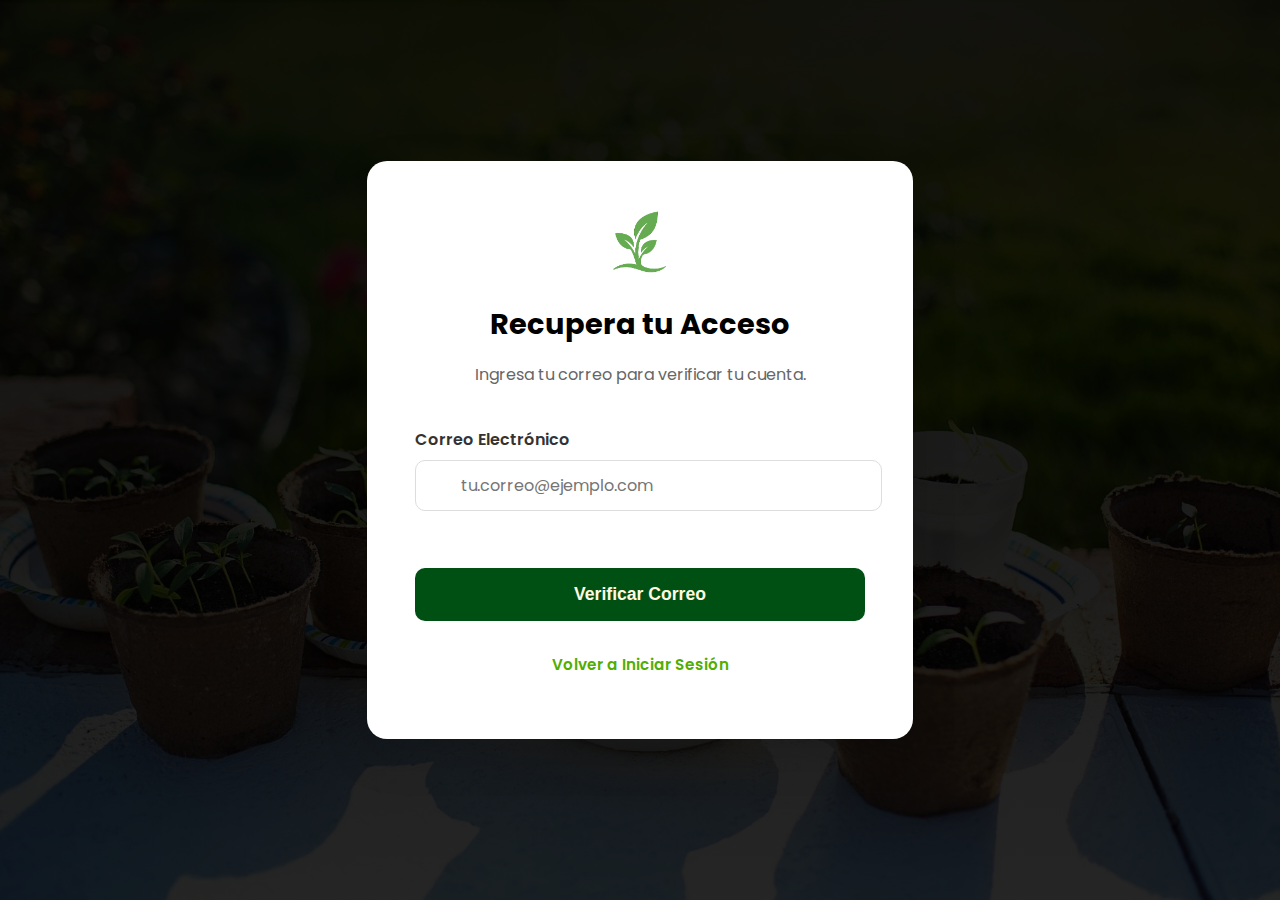
<file: forgotpassword.html>
<!DOCTYPE html>
<html lang="es">
<head>
    <meta charset="UTF-8">
    <meta name="viewport" content="width=device-width, initial-scale=1.0">
    <link rel="icon" type="image/png" href="public/assets/img/logo-greeni.png">
    <title>Recuperar Contraseña - Greeni</title>
    <link href="https://fonts.googleapis.com/css2?family=Poppins:wght@300;400;600;700&display=swap" rel="stylesheet">
    <link rel="stylesheet" href="https://cdnjs.cloudflare.com/ajax/libs/font-awesome/6.5.0/css/all.min.css" crossorigin="anonymous">
    <link rel="stylesheet" href="public/assets/styles/login.css">
    <style>
        .hidden {
            display: none;
        }
    </style>
</head>
<body>
    <div class="login-container">
        <div id="check-email-section">
            <div class="login-header">
                <a href="index.html" class="logo-link">
                    <img src="public/assets/img/logo-greeni.png" alt="Logo Greeni">
                </a>
                <h2>Recupera tu Acceso</h2>
                <p>Ingresa tu correo para verificar tu cuenta.</p>
            </div>
            <form id="checkEmailForm" class="login-form">
                <div class="input-group">
                    <label for="email">Correo Electrónico</label>
                    <input type="email" id="email" name="email" placeholder="tu.correo@ejemplo.com" required>
                </div>
                <p id="check-error-message" class="error-message" style="min-height: 1.2em;"></p>
                <button type="submit" class="btn-login">Verificar Correo</button>
            </form>
        </div>

        <div id="reset-password-section" class="hidden">
            <div class="login-header">
                <a href="index.html" class="logo-link">
                    <img src="public/assets/img/logo-greeni.png" alt="Logo Greeni">
                </a>
                <h2>Crea tu nueva contraseña</h2>
                <p>Asegúrate de que sea segura y fácil de recordar.</p>
            </div>
            <form id="resetPasswordForm" class="login-form">
                <input type="hidden" id="userId">
                <div class="input-group">
                    <label for="new-password">Nueva Contraseña</label>
                    <input type="password" id="new-password" placeholder="Mínimo 8 caracteres" required>
                </div>
                <div class="input-group">
                    <label for="confirm-password">Confirmar Nueva Contraseña</label>
                    <input type="password" id="confirm-password" placeholder="Repite la contraseña" required>
                </div>
                <p id="reset-error-message" class="error-message" style="min-height: 1.2em;"></p>
                <button type="submit" class="btn-login">Cambiar Contraseña</button>
            </form>
        </div>

        <div class="login-footer">
            <p><a href="login.html">Volver a Iniciar Sesión</a></p>
        </div>
    </div>
    
    <script src="public/assets/scripts/forgotpassword.js"></script>
</body>
</html>
</file>
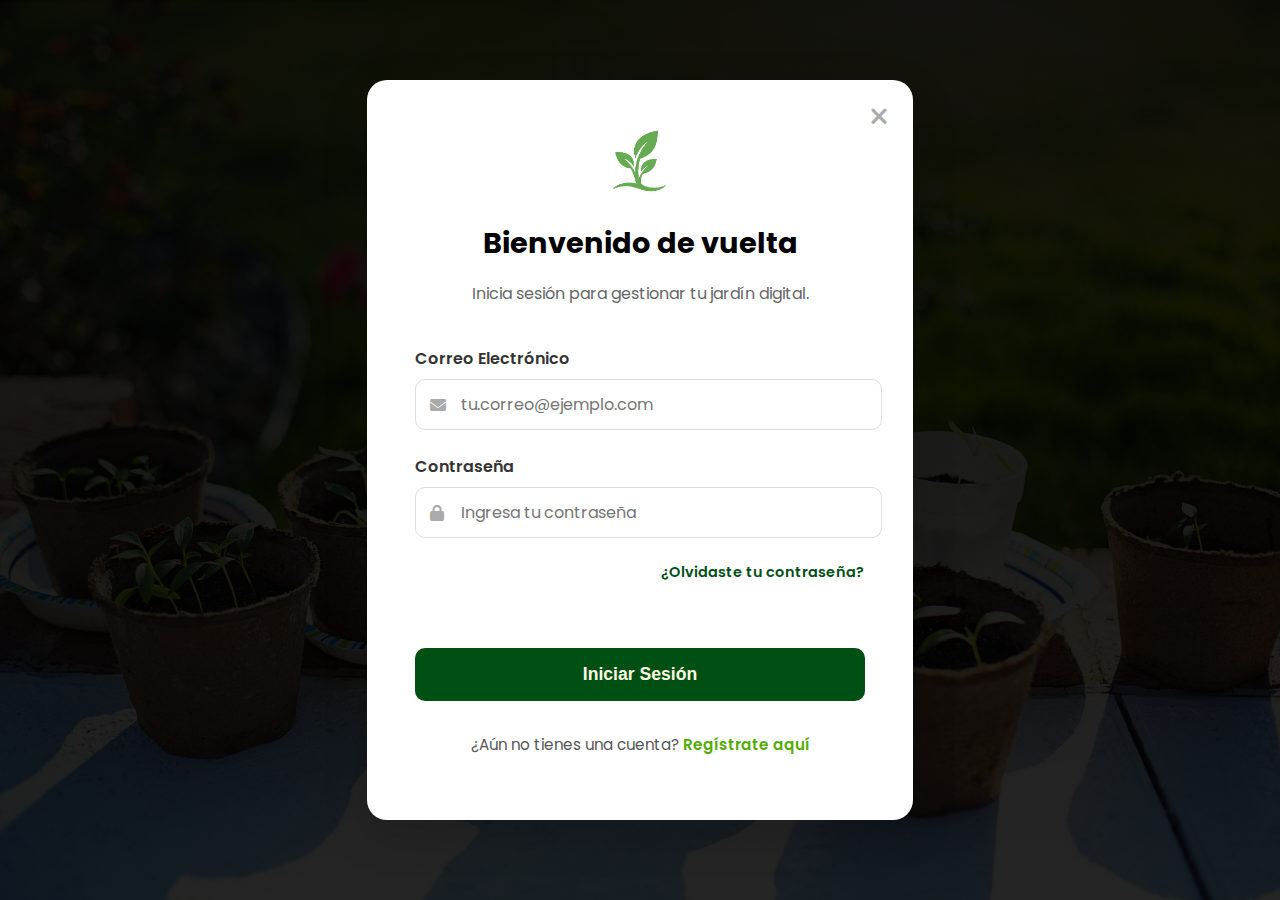
<file: home.html>
<!DOCTYPE html>
<html lang="es">
<head>
  <meta charset="UTF-8">
  <meta name="viewport" content="width=device-width, initial-scale=1.0">
  <title>Home - Greeni</title>
  <link rel="icon" type="image/png" href="public/assets/img/logo-greeni.png">

  <!-- Fuentes y estilos -->
  <link href="https://fonts.googleapis.com/css2?family=Poppins:wght@400;500;600;700&display=swap" rel="stylesheet">
  <link rel="stylesheet" href="https://cdnjs.cloudflare.com/ajax/libs/font-awesome/6.5.1/css/all.min.css">
  <link rel="stylesheet" href="public/assets/styles/main.css">
  <link rel="stylesheet" href="public/assets/styles/sidebar.css">
  <link rel="stylesheet" href="public/assets/styles/home.css">
</head>
<body>
  <div class="app-layout">
    <!-- Sidebar -->
    <div id="sidebar-container"></div>

    <main class="main-content">
      <header class="main-header">
        <button class="menu-toggle-btn" id="menu-toggle">
          <i class="fas fa-bars"></i>
        </button>
        <div class="header-content">
          <h1 id="welcome-message">Buenos días, ...</h1>
          <p>Aquí tienes el resumen de tu jardín para hoy.</p>
        </div>
      </header>

      <div class="dashboard-grid">
        <div class="main-column">
          <!-- Acciones rápidas -->
          <section class="quick-actions home-actions">
            <button id="btn-add-plant" class="action-card secondary-btn">
              <i class="fas fa-plus"></i>
              <span>Añadir Planta</span>
            </button>

            <button id="btn-diagnose" class="action-card primary-btn push-right">
              <i class="fas fa-stethoscope"></i>
              <span>Diagnosticar Planta</span>
            </button>

            <!-- Input oculto para subir la foto -->
            <input type="file" id="add-plant-file" accept="image/*" style="display:none">
          </section>

          <!-- Tareas -->
          <section class="dashboard-card">
            <div class="card-header">
              <h3>Tareas para Hoy</h3>
            </div>
            <ul class="task-list" id="task-list"></ul>
          </section>

          <!-- Mis plantas -->
          <section class="dashboard-card">
            <div class="card-header">
              <h3>Mis Plantas</h3>
            </div>
            <div class="plant-gallery" id="plant-gallery"></div>
          </section>
        </div>

        <aside class="side-column">
          <!-- Clima -->
          <div class="dashboard-card">
            <div class="card-header"><h3>Clima Local</h3></div>
            <div class="weather-widget">
              <i class="fas fa-sun"></i>
              <div class="weather-info">
                <span class="temperature">22°C</span>
                <span class="condition">Soleado</span>
              </div>
            </div>
          </div>

          <!-- Estadísticas -->
          <div class="dashboard-card">
            <div class="card-header"><h3>Estadísticas</h3></div>
            <div class="stats-widget">
              <div class="stat-item">
                <span>Racha de Cuidado</span>
                <strong>15 días 🔥</strong>
              </div>
              <div class="stat-item">
                <span>Tareas Completadas</span>
                <strong>8 de 10</strong>
              </div>
            </div>
          </div>
        </aside>
      </div>
    </main>
  </div>

  <!-- Scripts -->
  <script src="public/assets/scripts/main.js" defer></script>
  <script src="public/assets/scripts/home.js" defer></script>
</body>
</html>
</file>
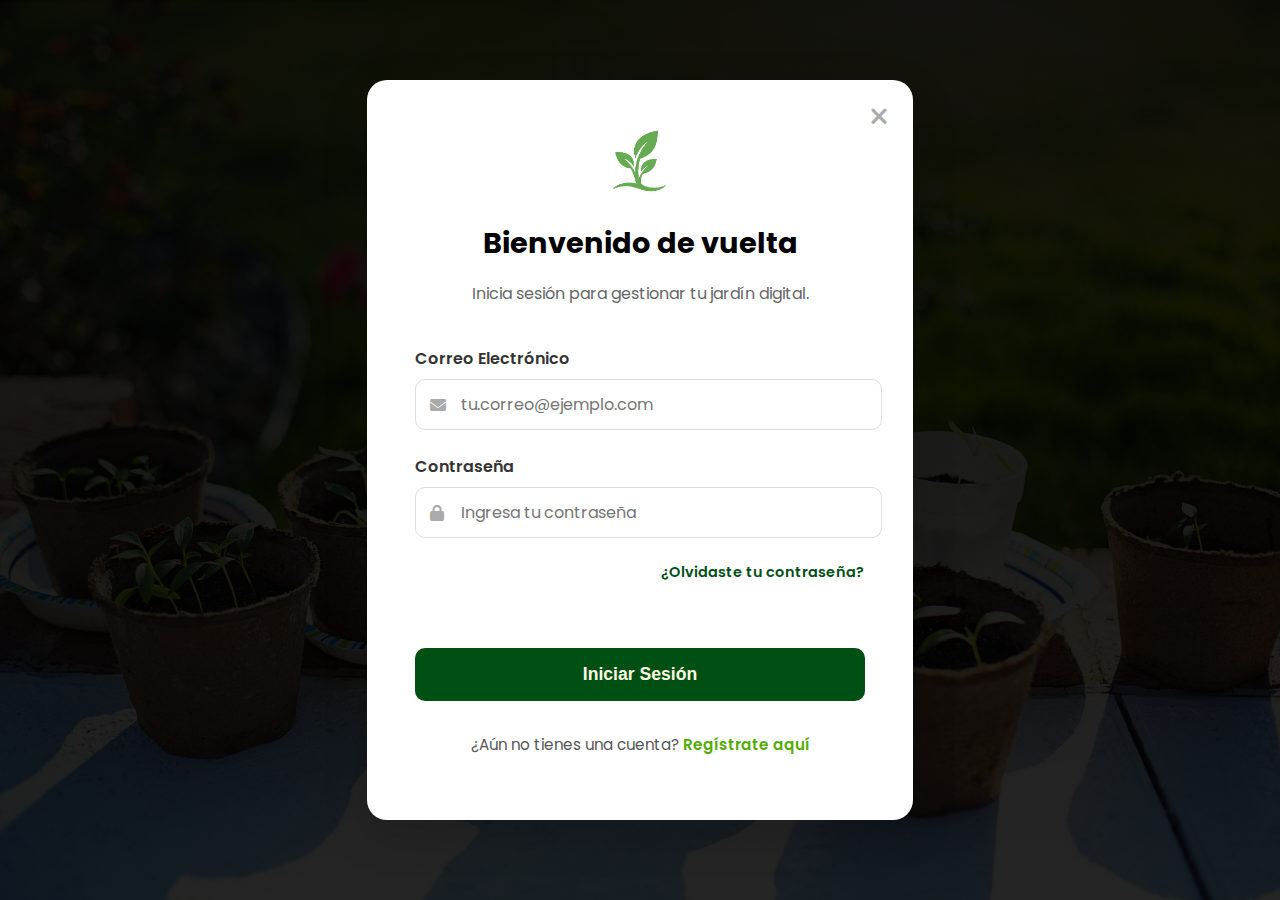
<file: login.html>
<!DOCTYPE html>
<html lang="es">
<head>
    <meta charset="UTF-8">
    <meta name="viewport" content="width=device-width, initial-scale=1.0">
    <link rel="icon" type="image/png" href="public/assets/img/logo-greeni.png">
    <title>Iniciar Sesión - Greeni</title>
    <link href="https://fonts.googleapis.com/css2?family=Poppins:wght@300;400;600;700&display=swap" rel="stylesheet">
    <link rel="stylesheet" href="https://cdnjs.cloudflare.com/ajax/libs/font-awesome/6.5.0/css/all.min.css" crossorigin="anonymous">
    <link rel="stylesheet" href="public/assets/styles/login.css">

</head>

<body>

        
    <div class="login-container">
                <a href="index.html" class="btn-back-home" title="Volver al inicio">
            <i class="fas fa-times"></i>
        </a>
        <div class="login-header">
            <a href="index.html" class="logo-link">
                <img src="public/assets/img/logo-greeni.png" alt="Logo Greeni">
            </a>
            <h2>Bienvenido de vuelta</h2>
            <p>Inicia sesión para gestionar tu jardín digital.</p>
        </div>

        <form id="loginForm" class="login-form">
            <div class="input-group">
                <label for="email">Correo Electrónico</label>
                <div class="input-with-icon">
                    <i class="fas fa-envelope"></i>
                    <input type="email" id="email" name="email" placeholder="tu.correo@ejemplo.com" required>
                </div>
            </div>
            <div class="input-group">
                <label for="password">Contraseña</label>
                <div class="input-with-icon">
                    <i class="fas fa-lock"></i>
                    <input type="password" id="password" name="password" placeholder="Ingresa tu contraseña" required>
                </div>
            </div>

            <div class="form-options">
                <label class="remember-me">
                </label>
                <a href="forgotpassword.html" class="forgot-password">¿Olvidaste tu contraseña?</a>
            </div>

            <p id="login-error-message" class="error-message"></p>

            <button type="submit" class="btn-login">Iniciar Sesión</button>
        </form>

        <div class="login-footer">
            <p>¿Aún no tienes una cuenta? <a href="register.html">Regístrate aquí</a></p>
        </div>
    </div>
    
    <script src="public/assets/scripts/login.js"></script>
</body>
</html>
</file>
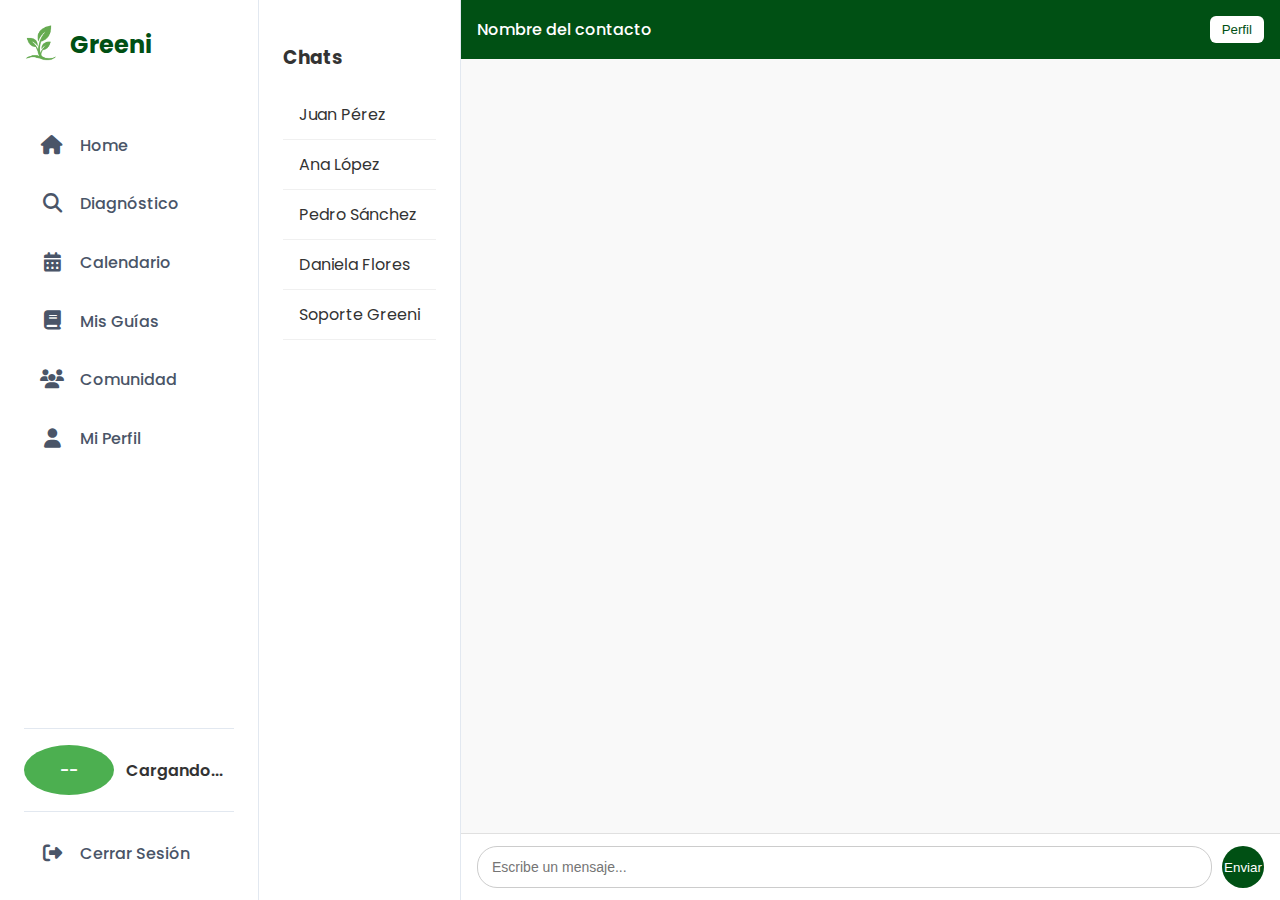
<file: mesagge.html>
<!DOCTYPE html>
<html lang="es">
<head>
  <meta charset="UTF-8" />
  <meta name="viewport" content="width=device-width, initial-scale=1.0"/>
  <link rel="icon" type="image/png" href="public/assets/img/logo-greeni.png">
  <title>Mensajería - Greeni</title>

  <!-- Estilos existentes del proyecto -->
  <link href="https://fonts.googleapis.com/css2?family=Poppins:wght@400;500;600;700&display=swap" rel="stylesheet">
  <link rel="stylesheet" href="public/assets/styles/main.css">
  <link rel="stylesheet" href="public/assets/styles/sidebar.css">
  <link rel="stylesheet" href="public/assets/styles/comunity.css">
  <link rel="stylesheet" href="https://cdnjs.cloudflare.com/ajax/libs/font-awesome/6.5.1/css/all.min.css">
  <link rel="stylesheet" href="public/assets/styles/mesagge.css">

<div class="app-layout">
  <div id="sidebar-container"></div>

  <div class="messenger-container">
    <aside class="sidebar">
      <h3>Chats</h3>
      <div class="chat-list">
        <div class="chat-list-item"
             data-contact="Juan Pérez"
             data-avatar="https://i.pravatar.cc/120?img=11"
             data-status="Activo"
             data-member="2024">Juan Pérez</div>

        <div class="chat-list-item"
             data-contact="Ana López"
             data-avatar="https://i.pravatar.cc/120?img=12"
             data-status="Activo"
             data-member="2023">Ana López</div>

        <div class="chat-list-item"
             data-contact="Pedro Sánchez"
             data-avatar="https://i.pravatar.cc/120?img=13"
             data-status="Inactivo"
             data-member="2022">Pedro Sánchez</div>

        <div class="chat-list-item"
             data-contact="Daniela Flores"
             data-avatar="https://i.pravatar.cc/120?img=14"
             data-status="Activo"
             data-member="2024">Daniela Flores</div>

        <div class="chat-list-item"
             data-contact="Soporte Greeni"
             data-avatar="public/assets/img/logo-greeni.png"
             data-status="Activo"
             data-member="2024">Soporte Greeni</div>
      </div>
    </aside>

    <main class="chat-main">
      <header class="chat-header">
        <span id="contact-name">Nombre del contacto</span>
        <button id="profile-btn">Perfil</button>
      </header>

      <section class="chat-messages" id="chat-messages"></section>

      <footer class="chat-input">
        <input type="text" id="message-input" placeholder="Escribe un mensaje..."/>
        <button id="send-btn">Enviar</button>
      </footer>
    </main>

<!-- === MODAL PERFIL CONTACTO (solo lectura) === -->
<div class="contact-modal-overlay" id="contact-modal" aria-hidden="true">
  <div class="contact-modal" role="dialog" aria-modal="true" aria-labelledby="contact-modal-name">
    <button class="contact-modal-close" id="contact-modal-close" aria-label="Cerrar">
      <i class="fas fa-times"></i>
    </button>
    <div class="contact-modal-body">
      <img id="contact-modal-avatar" class="contact-modal-avatar" alt="Avatar del contacto">
      <h2 id="contact-modal-name" class="contact-modal-name">—</h2>

      <div class="contact-modal-details">
        <h3>Información del Chat</h3>
        <p><strong>Usuario:</strong> <span id="modal-user">—</span></p>
        <p><strong>Estado:</strong> <span id="modal-status">—</span></p>
        <p><strong>Miembro desde:</strong> <span id="modal-member">—</span></p>
      </div>
    </div>
  </div>
</div>

<!-- Script general del proyecto -->
<script src="public/assets/scripts/main.js" defer></script>

<!-- LÓGICA del chat + modal (todo en el mismo archivo) -->
<script>
  const sendBtn = document.getElementById('send-btn');
  const messageInput = document.getElementById('message-input');
  const chatMessages = document.getElementById('chat-messages');
  const chatListItems = document.querySelectorAll('.chat-list-item');
  const contactName = document.getElementById('contact-name');
  const infoUser = document.getElementById('info-user');

  // Modal
  const profileBtn = document.getElementById('profile-btn');
  const contactModal = document.getElementById('contact-modal');
  const contactModalClose = document.getElementById('contact-modal-close');
  const contactModalName = document.getElementById('contact-modal-name');
  const contactModalAvatar = document.getElementById('contact-modal-avatar');
  const modalUser   = document.getElementById('modal-user');
  const modalStatus = document.getElementById('modal-status');
  const modalMember = document.getElementById('modal-member');

  // Conversaciones demo
  const conversations = {
    "Juan Pérez": [],
    "Ana López": [],
    "Pedro Sánchez": [],
    "Daniela Flores": [],
    "Soporte Greeni": []
  };

  // Estado actual
  let currentContact = null;
  let currentContactAvatar = null;
  let currentContactStatus = "Activo";
  let currentContactMember = "2024";

  // Seleccionar contacto
  chatListItems.forEach(item => {
    item.addEventListener('click', () => {
      const contact = item.getAttribute('data-contact');
      const avatar  = item.getAttribute('data-avatar') || 'https://i.pravatar.cc/120';
      const status  = item.getAttribute('data-status') || 'Activo';
      const member  = item.getAttribute('data-member') || '2024';

      currentContact = contact;
      currentContactAvatar = avatar;
      currentContactStatus = status;
      currentContactMember = member;

      contactName.textContent = contact;
      infoUser.textContent = "Usuario: " + contact;

      loadConversation(contact);
    });
  });

  function loadConversation(contact) {
    chatMessages.innerHTML = '';
    (conversations[contact] || []).forEach(msg => {
      const div = document.createElement('div');
      div.classList.add('message');
      if (msg.sender === 'me') div.classList.add('sent');
      div.textContent = msg.text;
      chatMessages.appendChild(div);
    });
    chatMessages.scrollTop = chatMessages.scrollHeight;
  }

  // Enviar mensaje
  sendBtn.addEventListener('click', () => {
    const text = messageInput.value.trim();
    if (text !== '' && currentContact !== null) {
      const msg = { sender: 'me', text };
      if (!conversations[currentContact]) conversations[currentContact] = [];
      conversations[currentContact].push(msg);

      const div = document.createElement('div');
      div.classList.add('message', 'sent');
      div.textContent = text;
      chatMessages.appendChild(div);

      messageInput.value = '';
      chatMessages.scrollTop = chatMessages.scrollHeight;
    } else if (currentContact === null) {
      alert('Selecciona un contacto antes de enviar un mensaje.');
    }
  });

  // Abrir modal Perfil (nombre + foto + info)
  profileBtn.addEventListener('click', () => {
    if (!currentContact) {
      alert('Primero selecciona un contacto');
      return;
    }
    contactModalName.textContent = currentContact;
    contactModalAvatar.src = currentContactAvatar || 'https://i.pravatar.cc/120';
    modalUser.textContent = currentContact;
    modalStatus.textContent = currentContactStatus;
    modalMember.textContent = currentContactMember;

    contactModal.setAttribute('aria-hidden', 'false');
    contactModal.classList.add('open');
    document.body.style.overflow = 'hidden';
  });

  // Cerrar modal (botón X o clic fuera)
  function closeContactModal(){
    contactModal.setAttribute('aria-hidden', 'true');
    contactModal.classList.remove('open');
    document.body.style.overflow = '';
  }
  contactModalClose.addEventListener('click', closeContactModal);
  contactModal.addEventListener('click', e => {
    if (e.target === contactModal) closeContactModal();
  });
</script>

</body>
</html>
</file>
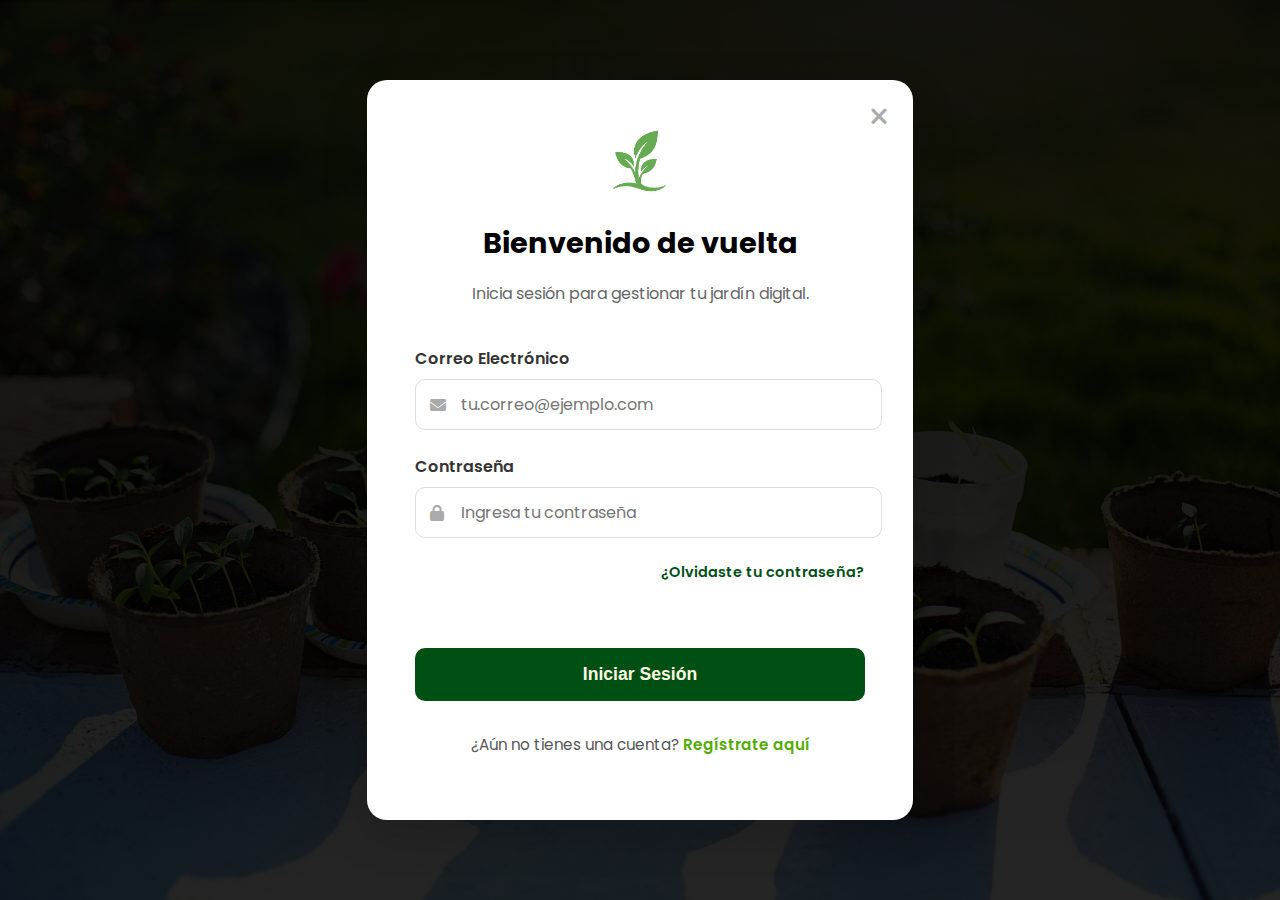
<file: perfil.html>
<!DOCTYPE html>
<html lang="es">
<head>
    <meta charset="UTF-8">
    <meta name="viewport" content="width=device-width, initial-scale=1.0">
    <link rel="icon" type="image/png" href="public/assets/img/logo-greeni.png">
    <title>Mi Perfil - Greeni</title>
    <link href="https://fonts.googleapis.com/css2?family=Poppins:wght@400;500;600;700&display=swap" rel="stylesheet">
    <link rel="stylesheet" href="https://cdnjs.cloudflare.com/ajax/libs/font-awesome/6.5.1/css/all.min.css">
    <link rel="stylesheet" href="public/assets/styles/main.css">
    <link rel="stylesheet" href="public/assets/styles/sidebar.css">
    <link rel="stylesheet" href="public/assets/styles/perfil.css">
</head>
<body>

    <div class="app-layout">
        <div id="sidebar-container"></div>

        <main class="main-content">
            <header class="main-header">
                <button class="menu-toggle-btn" id="menu-toggle"><i class="fas fa-bars"></i></button>
                <h1>Mi Perfil</h1>
            </header>
            
            <div class="profile-container">
                <div class="profile-header">
                    <div class="avatar-upload">
                        <div class="avatar-preview" id="avatar-preview"><span id="avatar-initials">--</span></div>
                        <label for="image-upload" class="avatar-edit-btn" title="Cambiar foto"><i class="fas fa-camera"></i></label>
                        <input id="image-upload" type="file" accept="image/png, image/jpeg">
                    </div>
                    <h2 id="profile-name-header">Cargando...</h2>
                    <p id="profile-email-header"></p>
                </div>

                <nav class="profile-tabs">
                    <button class="tab-link active" data-section="editar-perfil">Perfil</button>
                    <button class="tab-link" data-section="seguridad">Seguridad</button>
                    <button class="tab-link" data-section="notificaciones">Notificaciones</button>
                </nav>

                <div id="editar-perfil" class="profile-section active">
                    <div class="card">
                        <div class="card-header"><h3>Información Personal</h3></div>
                        <div class="card-body">
                            <form id="profile-form">
                                <div class="form-group">
                                    <label for="fullName">Nombre Completo</label>
                                    <input type="text" id="fullName">
                                </div>
                                <div class="form-group">
                                    <label for="email">Correo Electrónico</label>
                                    <input type="email" id="email">
                                </div>
                                <div id="profile-feedback" class="feedback-message"></div>
                                <div class="form-actions">
                                    <button type="submit" class="btn-primary" id="save-profile-btn" disabled>Guardar Cambios</button>
                                </div>
                            </form>
                        </div>
                    </div>
                </div>

                <div id="seguridad" class="profile-section">
                    <div class="card">
                        <div class="card-header"><h3>Cambiar Contraseña</h3></div>
                        <div class="card-body">
                            <form id="password-form">
                                <div class="form-group password-group">
                                    <label for="currentPassword">Contraseña Actual</label>
                                    <input type="password" id="currentPassword" required>
                                    <i class="fas fa-eye password-toggle"></i>
                                </div>
                                <div class="form-group password-group">
                                    <label for="newPassword">Nueva Contraseña</label>
                                    <input type="password" id="newPassword" required>
                                    <i class="fas fa-eye password-toggle"></i>
                                </div>
                                <div class="form-group password-group">
                                    <label for="confirmPassword">Confirmar Nueva Contraseña</label>
                                    <input type="password" id="confirmPassword" required>
                                    <i class="fas fa-eye password-toggle"></i>
                                </div>
                                <div id="password-feedback" class="feedback-message"></div>
                                <div class="form-actions">
                                    <button type="submit" class="btn-primary">Actualizar Contraseña</button>
                                </div>
                            </form>
                        </div>
                    </div>
                </div>

                <div id="notificaciones" class="profile-section">
                    <div class="card">
                         <div class="card-header"><h3>Configuración de Notificaciones</h3></div>
                         <div class="card-body notification-settings">
                            <div class="setting-item">
                                <div>
                                    <strong>Comentarios y Reacciones</strong>
                                    <p class="setting-description">Alertas cuando alguien interactúe con tus posts.</p>
                                </div>
                                <label class="toggle-switch"><input type="checkbox" checked><span class="slider"></span></label>
                            </div>
                            <div class="setting-item">
                                <div>
                                    <strong>Solicitudes de Amistad</strong>
                                    <p class="setting-description">Ser notificado al recibir una nueva solicitud.</p>
                                </div>
                                <label class="toggle-switch"><input type="checkbox" checked><span class="slider"></span></label>
                            </div>
                         </div>
                    </div>
                </div>
            </div>
        </main>
    </div>

    <script src="public/assets/scripts/main.js" defer></script>
    <script src="public/assets/scripts/perfil.js" defer></script>
</body>
</html>
</file>
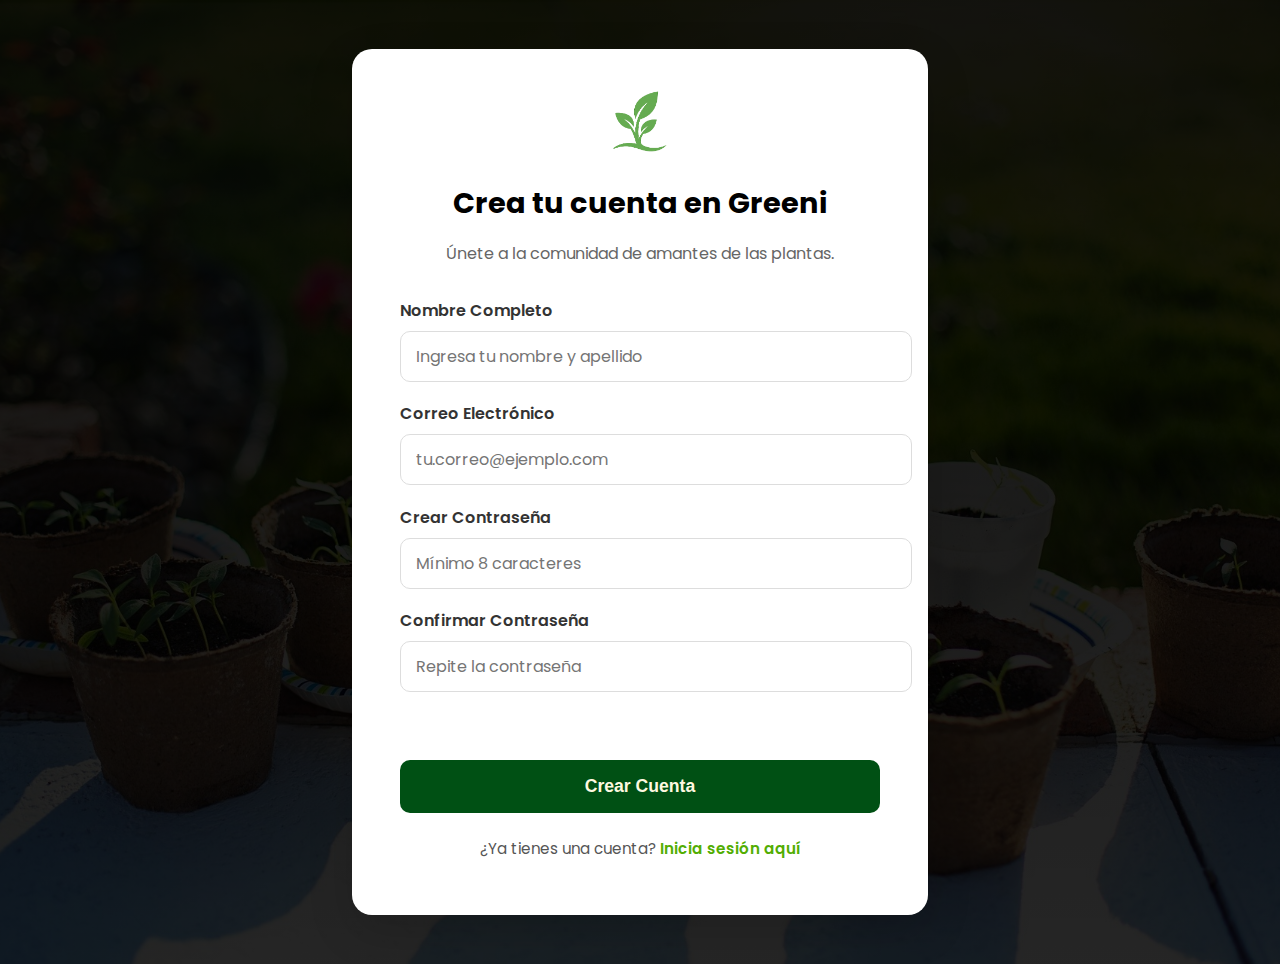
<file: register.html>
<!DOCTYPE html>
<html lang="es">
<head>
    <meta charset="UTF-8">
    <meta name="viewport" content="width=device-width, initial-scale=1.0">
    <link rel="icon" type="image/png" href="public/assets/img/logo-greeni.png">
    <title>Crear Cuenta - Greeni</title>
    <link href="https://fonts.googleapis.com/css2?family=Poppins:wght@300;400;600;700&display=swap" rel="stylesheet">
    <link rel="stylesheet" href="https://cdnjs.cloudflare.com/ajax/libs/font-awesome/6.5.0/css/all.min.css" crossorigin="anonymous">
    <link rel="stylesheet" href="public/assets/styles/register.css">
</head>
<body>
    <div class="register-container">
        <div class="register-header">
            <a href="index.html" class="logo-link">
                <img src="public/assets/img/logo-greeni.png" alt="Logo Greeni">
            </a>
            <h2>Crea tu cuenta en Greeni</h2>
            <p>Únete a la comunidad de amantes de las plantas.</p>
        </div>

        <form id="registerForm" class="register-form">
            <div class="input-group">
                <label for="name">Nombre Completo</label>
                <input type="text" id="name" name="name" placeholder="Ingresa tu nombre y apellido" required>
            </div>
            <div class="input-group">
                <label for="email">Correo Electrónico</label>
                <input type="email" id="email" name="email" placeholder="tu.correo@ejemplo.com" required>
            </div>
            <div class="input-group">
                <label for="password">Crear Contraseña</label>
                <input type="password" id="password" name="password" placeholder="Mínimo 8 caracteres" required>
            </div>
            <div class="input-group">
                <label for="confirm-password">Confirmar Contraseña</label>
                <input type="password" id="confirm-password" name="confirm-password" placeholder="Repite la contraseña" required>
            </div>
            <p id="error-message" class="error-message"></p>
            <button type="submit" class="btn-register">Crear Cuenta</button>
        </form>

        <div class="register-footer">
            <p>¿Ya tienes una cuenta? <a href="login.html">Inicia sesión aquí</a></p>
        </div>
    </div>

    <script src="public/assets/scripts/register.js"></script>
</body>
</html>
</file>
<file: public/assets/styles/login.css>
body {
    font-family: 'Poppins', sans-serif;
    background-color: #f4f7f6;
    background-image: 
        linear-gradient(rgba(0, 0, 0, 0.9), rgba(0, 0, 0, 0.8)),
        url('../img/menu2.jpg');
    background-size: cover;
    background-position: center;
    display: flex;
    justify-content: center;
    align-items: center;
    min-height: 100vh;
    margin: 0;
}

.login-container {
    background-color: #FFFFFF;
    padding: 3rem;
    border-radius: 20px;
    box-shadow: 0 15px 45px rgba(0, 0, 0, 0.15);
    width: 100%;
    max-width: 450px;
    text-align: center;
    transition: transform 0.3s ease;
}

.login-container:hover {
    transform: translateY(-5px);
}

.login-header .logo-link {
    display: flex;
    align-items: center;
    justify-content: center;
    gap: 0.75rem;
    text-decoration: none;
    margin-bottom: 1rem;
}

.login-header img {
    width: 60px;
}
.error-message {
 color: #D32F2F;
font-size: 0.9rem;
text-align: center;
 min-height: 1.2em;
 margin-bottom: 1rem;
 }

.login-header h2 {
    font-size: 1.8rem;
    color: #000000;
    margin-bottom: 0.5rem;
}

.login-header p {
    color: #666;
    margin-bottom: 2.5rem;
}

.login-form .input-group {
    margin-bottom: 1.5rem;
    text-align: left;
}

.login-form label {
    display: block;
    margin-bottom: 0.5rem;
    font-weight: 600;
    color: #333;
}

.input-with-icon {
    position: relative;
}

.input-with-icon .fas {
    position: absolute;
    left: 15px;
    top: 50%;
    transform: translateY(-50%);
    color: #aaa;
}

.login-form input[type="email"],
.login-form input[type="password"] {
    width: 90%;
    padding: 12px 15px 12px 45px; 
    border: 1px solid #ddd;
    border-radius: 10px;
    font-family: 'Poppins', sans-serif;
    font-size: 1rem;
    transition: border-color 0.3s, box-shadow 0.3s;
}

.login-form input:focus {
    outline: none;
    border-color: #52AD02; 
    box-shadow: 0 0 0 3px rgba(82, 173, 2, 0.2);
}

.form-options {
    display: flex;
    justify-content: space-between;
    align-items: center;
    font-size: 0.9rem;
    margin-bottom: 2rem;
}

.remember-me {
    display: flex;
    align-items: center;
    cursor: pointer;
    color: #555;
}

.remember-me input {
    margin-right: 0.5rem;
}

.forgot-password {
    color: #005014;
    text-decoration: none;
    font-weight: 600;
}

.forgot-password:hover {
    text-decoration: underline;
}

.btn-login {
    width: 100%;
    padding: 1rem;
    border: none;
    border-radius: 10px;
    background-color: #005014;
    color: #FEF9E0; 
    font-size: 1.1rem;
    font-weight: 700;
    cursor: pointer;
    transition: background-color 0.3s, transform 0.2s;
}

.btn-login:hover {
    background-color: #00380A; 
    transform: translateY(-2px);
}

.login-footer {
    margin-top: 2rem;
    font-size: 0.95rem;
    color: #555;
}

.login-footer a {
    color: #52AD02;
    font-weight: 600;
    text-decoration: none;
}

.login-footer a:hover {
    text-decoration: underline;
}
.login-container {
position: relative; 
 }
.btn-back-home {
 position: absolute;
 top: 20px;
right: 25px;
font-size: 1.5rem;
color: #aaa;
text-decoration: none;
transition: color 0.2s, transform 0.2s;
}
.btn-back-home:hover {
color: #333;
transform: scale(1.1);
}

@media (max-width: 500px) {
    .login-container {
        padding: 2rem;
    }

    .login-header h1 {
        font-size: 2rem;
    }

    .login-header h2 {
        font-size: 1.5rem;
    }
}
</file>
<file: public/assets/styles/main.css>
:root {
    --verde-oscuro: #005014;
    --crema-fondo: #F8F7F4;
    --blanco: #FFFFFF;
    --texto-principal: #1A202C;
    --borde-suave: #E2E8F0;
    --radio-borde: 12px;
}

body {
    font-family: 'Poppins', sans-serif;
    background-color: var(--crema-fondo);
    color: var(--texto-principal);
    margin: 0;
}

.app-layout {
    display: grid;
    grid-template-columns: 260px 1fr; 
    min-height: 100vh;
}

.main-content {
    padding: 1.5rem;
    grid-column: 2 / -1;
}

.main-header {
    display: flex;
    align-items: center;
    gap: 1rem;
    margin-bottom: 2rem;
}

.menu-toggle-btn {
    display: none; 
    background: none;
    border: none;
    font-size: 1.5rem;
    cursor: pointer;
}

.card {
    background-color: var(--blanco);
    padding: 1.5rem;
    border-radius: var(--radio-borde);
    border: 1px solid var(--borde-suave);
}

@media (max-width: 768px) {
    .app-layout {
        grid-template-columns: 1fr; 
    }
    .main-content {
        grid-column: 1 / -1;
        padding-top: 5rem; 
    }
    .main-header {
        position: fixed;
        top: 0;
        left: 0;
        right: 0;
        background-color: var(--blanco);
        padding: 1rem;
        z-index: 900;
        border-bottom: 1px solid var(--borde-suave);
    }
    .menu-toggle-btn {
        display: block; 
    }
}
</file>
<file: public/assets/styles/sidebar.css>
.sidebar {
    background-color: #FFFFFF;
    border-right: 1px solid #E2E8F0;
    padding: 1.5rem;
    display: flex;
    flex-direction: column; 
    transition: transform 0.3s ease-in-out;
    height: 95vh; 
}

.sidebar-header {
    display: flex;
    align-items: center;
    gap: 0.75rem;
    margin-bottom: 2.5rem;
}
.sidebar-header img { height: 40px; }
.sidebar-header .logo-text { font-size: 1.5rem; font-weight: 700; color: var(--verde-oscuro); }

.sidebar-nav { flex-grow: 1; }
.sidebar-nav ul { list-style: none; padding: 0; }
.sidebar-nav li a {
    display: flex;
    align-items: center;
    gap: 1rem;
    padding: 0.8rem 1rem;
    margin-bottom: 0.5rem;
    border-radius: var(--radio-borde);
    text-decoration: none;
    color: #4A5568;
    font-weight: 500;
    transition: all 0.2s ease-in-out;
}
.sidebar-action {
    padding-top: 1rem;
    margin-top: 1rem;
    border-top: 1px solid #E2E8F0;
}

.sidebar-action a {
    display: flex;
    align-items: center;
    gap: 1rem;
    padding: 0.8rem 1rem;
    border-radius: 12px; 
    text-decoration: none;
    color: #4A5568;
    font-weight: 500;
    transition: all 0.2s ease-in-out;
}

.sidebar-action a i {
    font-size: 1.2rem;
    width: 24px;
    text-align: center;
}

.sidebar-action a:hover {
    background-color: rgba(211, 47, 47, 0.1); 
    color: #D32F2F; 
}
.sidebar-nav li a i { font-size: 1.2rem; width: 24px; text-align: center; }
.sidebar-nav li a:hover { background-color: var(--crema-fondo); color: var(--texto-principal); }
.sidebar-nav li a.active {
    background-color: var(--verde-oscuro);
    color: var(--blanco);
    box-shadow: 0 4px 12px rgba(0, 80, 20, 0.2);
}

.sidebar-footer {
    padding-top: 1rem;
    border-top: 1px solid var(--borde-suave);
}
.user-profile-card { display: flex; align-items: center; gap: 0.75rem; }
.user-profile-card .avatar {
    width: 40px; height: 40px; border-radius: 50%;
    background-color: #4CAF50; color: var(--blanco);
    display: flex; align-items: center; justify-content: center; font-weight: 600;
}
.user-info .name { font-weight: 600; }
.user-info .email { font-size: 0.8rem; color: #4A5568; }

@media (max-width: 768px) {
    .sidebar {
        position: fixed;
        top: 0;
        left: 0;
        height: 95vh;
        z-index: 1000;
        transform: translateX(-100%); 
        width: 280px;
    }
    body.sidebar-open .sidebar {
        transform: translateX(0); 
    }
}

.user-profile-card .avatar {
  width: 90px;
  height: 50px;
  border-radius: 50%;
  background-color: #4CAF50;
  color: var(--blanco);
  display: flex;
  align-items: center;
  justify-content: center;
  font-weight: 600;

  /* Añade estas dos líneas si no están */
  background-size: cover;
  background-position: center;
}
</file>
<file: public/assets/styles/home.css>
:root {
    --verde-oscuro: #005014;
    --verde-claro: #4CAF50;
    --blanco: #FFFFFF;
    --texto-principal: #1A202C;
    --texto-secundario: #4A5568;
    --borde-suave: #E2E8F0;
    --fondo-suave: #F7FAFC;
    --radio-borde: 12px;
    --sombra-suave: 0 2px 4px rgba(0, 0, 0, 0.1);
    --sombra-elevada: 0 4px 20px rgba(0, 0, 0, 0.07);
    --sombra-intensa: 0 10px 30px rgba(0, 0, 0, 0.15);
}
.main-header {
    margin-bottom: 2rem;
    padding: 0 1rem;
}

.main-header h1 {
    font-size: 1.8rem;
    margin: 0;
    color: var(--texto-principal);
    font-weight: 600;
    font-family: 'Poppins', sans-serif;
}

.main-header p {
    color: var(--texto-secundario);
    margin: 0.5rem 0 0 0;
    font-size: 1rem;
    font-weight: 400;
}

.dashboard-grid {
    display: grid;
    grid-template-columns: 1fr 320px;
    gap: 2rem;
    padding: 0 1rem;
}

.main-column {
    grid-column: 1 / 2;
}

.side-column {
    grid-column: 2 / 3;
}

.quick-actions {
    display: grid;
    grid-template-columns: 1fr 1fr;
    gap: 1.2rem;
    margin-bottom: 1.5rem;
}

.action-card {
    background-color: var(--blanco);
    border: 1px solid var(--borde-suave);
    border-radius: var(--radio-borde);
    padding: 2rem 1.5rem;
    display: flex;
    flex-direction: column;
    align-items: center;
    justify-content: center;
    text-align: center;
    gap: 1rem;
    font-family: 'Poppins', sans-serif;
    font-size: 1rem;
    font-weight: 600;
    color: var(--texto-principal);
    cursor: pointer;
    transition: all 0.3s ease;
    box-shadow: var(--sombra-suave);
    position: relative;
    overflow: hidden;
}

.action-card::before {
    content: '';
    position: absolute;
    top: 0;
    left: 0;
    right: 0;
    height: 4px;
    background: linear-gradient(90deg, var(--verde-oscuro), var(--verde-claro));
    transform: scaleX(0);
    transition: transform 0.3s ease;
}

.action-card:hover::before {
    transform: scaleX(1);
}

.action-card:hover {
    transform: translateY(-8px);
    box-shadow: var(--sombra-intensa);
    border-color: var(--verde-claro);
}

.action-card:active {
    transform: translateY(-4px);
}

.action-card i {
    font-size: 2.2rem;
    color: var(--verde-oscuro);
    transition: all 0.3s ease;
}

.action-card:hover i {
    color: var(--verde-claro);
    transform: scale(1.1);
}

.dashboard-card {
    background-color: var(--blanco);
    border-radius: var(--radio-borde);
    border: 1px solid var(--borde-suave);
    margin-bottom: 2rem;
    box-shadow: var(--sombra-suave);
    transition: all 0.3s ease;
    overflow: hidden;
}

.dashboard-card:hover {
    box-shadow: var(--sombra-elevada);
    transform: translateY(-2px);
}

.dashboard-card .card-header {
    padding: 1.5rem;
    border-bottom: 1px solid var(--borde-suave);
    background-color: var(--fondo-suave);
    position: relative;
}

.dashboard-card .card-header::after {
    content: '';
    position: absolute;
    bottom: 0;
    left: 0;
    right: 0;
    height: 2px;
    background: linear-gradient(90deg, var(--verde-oscuro), var(--verde-claro));
}

.dashboard-card .card-header h3 {
    font-size: 1.2rem;
    margin: 0;
    color: var(--texto-principal);
    font-weight: 600;
    font-family: 'Poppins', sans-serif;
}

.task-list {
    list-style: none;
    padding: 0;
    margin: 0;
}

.task-item {
    display: flex;
    align-items: center;
    gap: 1rem;
    padding: 1.25rem 1.5rem;
    border-bottom: 1px solid var(--borde-suave);
    transition: all 0.2s ease;
    position: relative;
}

.task-item:last-child {
    border-bottom: none;
}

.task-item:hover {
    background-color: var(--fondo-suave);
    transform: translateX(4px);
}

.task-item.completed {
    background-color: rgba(76, 175, 80, 0.05);
}

.task-item.completed .task-info {
    text-decoration: line-through;
    color: var(--texto-secundario);
    opacity: 0.7;
}

.task-icon {
    font-size: 1.3rem;
    color: var(--verde-claro);
    width: 35px;
    text-align: center;
    transition: all 0.2s ease;
}

.task-item:hover .task-icon {
    color: var(--verde-oscuro);
    transform: scale(1.1);
}

.task-info {
    flex-grow: 1;
    font-family: 'Poppins', sans-serif;
    font-weight: 500;
    color: var(--texto-principal);
}

.task-checkbox {
    width: 22px;
    height: 22px;
    cursor: pointer;
    border-radius: 4px;
    transition: all 0.2s ease;
}

.task-checkbox:hover {
    transform: scale(1.1);
}

.plant-gallery {
    display: grid;
    grid-template-columns: repeat(auto-fill, minmax(140px, 1fr));
    gap: 1.4rem;
    padding: 1.4rem;
}

.plant-card {
    text-align: center;
    transition: all 0.3s ease;
    cursor: pointer;
}

.plant-card:hover {
    transform: translateY(-5px);
}

.plant-card-img {
    width: 100%;
    height: 140px;
    border-radius: var(--radio-borde);
    background-size: cover;
    background-position: center;
    margin-bottom: 0.75rem;
    position: relative;
    box-shadow: var(--sombra-suave);
    transition: all 0.3s ease;
    overflow: hidden;
}

.plant-card:hover .plant-card-img {
    box-shadow: var(--sombra-elevada);
    transform: scale(1.02);
}

.plant-card-img::before {
    content: '';
    position: absolute;
    top: 0;
    left: 0;
    right: 0;
    bottom: 0;
    background: linear-gradient(135deg, rgba(0, 80, 20, 0.1), rgba(76, 175, 80, 0.1));
    opacity: 0;
    transition: opacity 0.3s ease;
}

.plant-card:hover .plant-card-img::before {
    opacity: 1;
}

.plant-status {
    position: absolute;
    top: 10px;
    right: 10px;
    width: 16px;
    height: 16px;
    border-radius: 50%;
    background-color: var(--verde-claro);
    border: 3px solid var(--blanco);
    box-shadow: 0 2px 4px rgba(0, 0, 0, 0.2);
    animation: pulse 2s infinite;
}

@keyframes pulse {
    0% { transform: scale(1); }
    50% { transform: scale(1.1); }
    100% { transform: scale(1); }
}

.plant-card-name {
    font-weight: 600;
    font-size: 0.95rem;
    color: var(--texto-principal);
    font-family: 'Poppins', sans-serif;
}

.weather-widget::before {
    content: '';
    position: absolute;
    top: 0;
    left: 0;
    right: 0;
    bottom: 0;
    background: radial-gradient(circle at 70% 30%, rgba(255, 193, 7, 0.1) 0%, transparent 50%);
    pointer-events: none;
}

.weather-widget i {
    font-size: 3.5rem;
    color: #ffc107;
    text-shadow: 0 2px 4px rgba(255, 193, 7, 0.3);
    animation: weatherFloat 3s ease-in-out infinite;
}

@keyframes weatherFloat {
    0%, 100% { transform: translateY(0px); }
    50% { transform: translateY(-5px); }
}

.weather-info {
    flex-grow: 1;
}

.weather-info .temperature {
    font-size: 2.2rem;
    font-weight: 700;
    display: block;
    color: var(--texto-principal);
    font-family: 'Poppins', sans-serif;
    margin-bottom: 0.25rem;
}

.weather-info .condition {
    color: var(--texto-secundario);
    font-size: 1rem;
    font-weight: 500;
    font-family: 'Poppins', sans-serif;
}
.stats-widget {
    padding: 1.5rem;
}

.stat-item {
    display: flex;
    justify-content: space-between;
    align-items: center;
    margin-bottom: 1.25rem;
    padding: 0.75rem 0;
    border-bottom: 1px solid var(--borde-suave);
    transition: all 0.2s ease;
}

.stat-item:last-child {
    margin-bottom: 0;
    border-bottom: none;
}

.stat-item:hover {
    background-color: var(--fondo-suave);
    margin-left: -1.5rem;
    margin-right: -1.5rem;
    padding-left: 1.5rem;
    padding-right: 1.5rem;
    border-radius: var(--radio-borde);
}

.stat-item .stat-label {
    font-family: 'Poppins', sans-serif;
    font-weight: 500;
    color: var(--texto-principal);
}

.stat-item .stat-value {
    font-weight: 700;
    color: var(--verde-oscuro);
    font-size: 1.1rem;
    font-family: 'Poppins', sans-serif;
}

.loading-skeleton {
    background: linear-gradient(90deg, var(--fondo-suave) 25%, #e0e0e0 50%, var(--fondo-suave) 75%);
    background-size: 200% 100%;
    animation: loading 1.5s infinite;
    border-radius: var(--radio-borde);
}

@keyframes loading {
    0% { background-position: 200% 0; }
    100% { background-position: -200% 0; }
}

@media (max-width: 1200px) {
    .dashboard-grid {
        grid-template-columns: 1fr 280px;
        gap: 1.5rem;
    }
    
    .plant-gallery {
        grid-template-columns: repeat(auto-fill, minmax(120px, 1fr));
        gap: 1rem;
    }
    
    .plant-card-img {
        height: 120px;
    }
}

@media (max-width: 1024px) {
    .dashboard-grid {
        grid-template-columns: 1fr;
        gap: 2rem;
    }
    
    .side-column {
        display: grid;
        grid-template-columns: 1fr 1fr;
        gap: 2rem;
    }
    
    .main-header h1 {
        font-size: 1.6rem;
    }
    
    .quick-actions {
        gap: 1rem;
    }
    
    .action-card {
        padding: 1.5rem 1rem;
    }
    
    .action-card i {
        font-size: 2rem;
    }
}

@media (max-width: 768px) {
    .main-header {
        padding: 0 0.5rem;
        text-align: center;
    }
    
    .main-header h1 {
        font-size: 1.5rem;
    }
    
    .dashboard-grid {
        padding: 0 0.5rem;
        gap: 1.5rem;
    }
    
    .quick-actions {
        grid-template-columns: 1fr;
        gap: 1rem;
    }
    
    .side-column {
        grid-template-columns: 1fr;
        gap: 1.5rem;
    }
    
    .action-card {
        padding: 1.5rem;
        flex-direction: row;
        text-align: left;
        gap: 1rem;
    }
    
    .action-card i {
        font-size: 1.8rem;
    }
    
    .plant-gallery {
        grid-template-columns: repeat(auto-fill, minmax(100px, 1fr));
        gap: 1rem;
        padding: 1rem;
    }
    
    .plant-card-img {
        height: 100px;
    }
    
    .weather-widget {
        padding: 1rem;
        gap: 1rem;
    }
    
    .weather-widget i {
        font-size: 2.5rem;
    }
    
    .weather-info .temperature {
        font-size: 1.8rem;
    }
    
    .stats-widget {
        padding: 1rem;
    }
    
    .stat-item {
        margin-bottom: 1rem;
        padding: 0.5rem 0;
    }
    
    .stat-item:hover {
        margin-left: -1rem;
        margin-right: -1rem;
        padding-left: 1rem;
        padding-right: 1rem;
    }
    
    .task-item {
        padding: 1rem;
    }
    
    .task-item:hover {
        transform: translateX(2px);
    }
    
    .dashboard-card .card-header {
        padding: 1rem;
    }
}

@media (max-width: 480px) {
    .main-header {
        padding: 0 0.25rem;
        margin-bottom: 1.5rem;
    }
    
    .main-header h1 {
        font-size: 1.4rem;
    }
    
    .dashboard-grid {
        padding: 0 0.25rem;
        gap: 1rem;
    }
    
    .quick-actions {
        gap: 0.75rem;
    }
    
    .action-card {
        padding: 1rem;
        border-radius: 8px;
    }
    
    .action-card i {
        font-size: 1.6rem;
    }
    
    .dashboard-card {
        margin-bottom: 1rem;
        border-radius: 8px;
    }
    
    .plant-gallery {
        grid-template-columns: repeat(auto-fill, minmax(80px, 1fr));
        gap: 0.75rem;
        padding: 0.75rem;
    }
    
    .plant-card-img {
        height: 80px;
        border-radius: 8px;
    }
    
    .plant-card-name {
        font-size: 0.85rem;
    }
    
    .weather-widget {
        padding: 0.75rem;
        gap: 0.75rem;
    }
    
    .weather-widget i {
        font-size: 2rem;
    }
    
    .weather-info .temperature {
        font-size: 1.5rem;
    }
    
    .weather-info .condition {
        font-size: 0.9rem;
    }
    
    .stats-widget {
        padding: 0.75rem;
    }
    
    .stat-item {
        margin-bottom: 0.75rem;
        padding: 0.5rem 0;
    }
    
    .stat-item .stat-value {
        font-size: 1rem;
    }
    
    .task-item {
        padding: 0.75rem;
        gap: 0.75rem;
    }
    
    .task-icon {
        font-size: 1.1rem;
        width: 30px;
    }
    
    .task-checkbox {
        width: 20px;
        height: 20px;
    }
}

@media (prefers-reduced-motion: no-preference) {
    .dashboard-card {
        animation: fadeInUp 0.6s ease-out;
    }
    
    .action-card {
        animation: fadeInUp 0.6s ease-out;
    }
    
    .plant-card {
        animation: fadeInUp 0.6s ease-out;
    }
}

@keyframes fadeInUp {
    from {
        opacity: 0;
        transform: translateY(20px);
    }
    to {
        opacity: 1;
        transform: translateY(0);
    }
}

.action-card:focus {
    outline: 3px solid rgba(76, 175, 80, 0.3);
    outline-offset: 2px;
}

.task-checkbox:focus {
    outline: 2px solid var(--verde-claro);
    outline-offset: 2px;
}
.dashboard-card .card-header h3::before {
    content: '';
    display: inline-block;
    width: 4px;
    height: 16px;
    background: linear-gradient(135deg, var(--verde-oscuro), var(--verde-claro));
    border-radius: 2px;
    margin-right: 0.75rem;
    vertical-align: middle;
}

.task-item.completed .task-checkbox {
    background-color: var(--verde-claro);
    border-color: var(--verde-claro);
}

.plant-status.warning {
    background-color: #ffc107;
    animation: warningPulse 1.5s infinite;
}

.plant-status.danger {
    background-color: #dc3545;
    animation: dangerPulse 1s infinite;
}

@keyframes warningPulse {
    0%, 100% { transform: scale(1); box-shadow: 0 0 0 0 rgba(255, 193, 7, 0.7); }
    50% { transform: scale(1.1); box-shadow: 0 0 0 5px rgba(255, 193, 7, 0); }
}

@keyframes dangerPulse {
    0%, 100% { transform: scale(1); box-shadow: 0 0 0 0 rgba(220, 53, 69, 0.7); }
    50% { transform: scale(1.1); box-shadow: 0 0 0 5px rgba(220, 53, 69, 0); }
} 

.weather-widget {
    display: flex;
    align-items: center;
    gap: 1.5rem;
    background-color: var(--blanco);
    border-radius: var(--radio-borde);
    padding: 1.5rem;
    box-shadow: var(--sombra-suave);
    transition: all 0.3s ease;
}                   

/* Estilos para botones de acciones principales en Home */
.home-actions {
  display: flex;
  justify-content: space-between;
  gap: 20px;
  margin: 20px 0;
}

.home-actions button {
  flex: 1; /* cada botón ocupa el mismo espacio */
  height: 120px; /* más altos */
  font-size: 1.2rem;
  font-weight: 700;
  display: flex;
  flex-direction: column;
  justify-content: center;
  align-items: center;
  border-radius: 16px;
  transition: transform 0.2s, box-shadow 0.2s;
}

.home-actions button i {
  font-size: 2rem;
  margin-bottom: 8px;
}

/* Hover para dar efecto */
.home-actions button:hover {
  transform: translateY(-3px);
  box-shadow: 0 8px 16px rgba(0,0,0,0.15);
}
</file>
<file: public/assets/styles/comunity.css>
:root {
    --sidebar-width: 259px;
}

.app-layout {
    display: flex;
    height: 100vh;
    overflow: hidden;
}
body {
    font-family: 'Poppins', sans-serif;
    background-color: #F8F7F4;
    color: #333;
    margin: 0;
    padding: 0;
}

.app-layout {
    display: flex;
}

#sidebar-container {
    width: var(--sidebar-width);
    flex-shrink: 0;
}

#sidebar-container li a:hover {
    background-color: #005014;
    border-radius: 10px;
}

.main-content {
    flex: 1;
    overflow-y: auto;
    padding: 2rem;
    box-sizing: border-box;
}

.green-bar {
    background-color: #005014;
    color: white;
    padding: 15px 20px;
    font-weight: 600;
    display: flex;
    align-items: center;
    justify-content: space-between;
    border-radius: 0;
    margin-bottom: 20px;
}

.menu-toggle-btn {
    background: transparent;
    border: none;
    color: #F8F7F4;
    font-size: 20px;
    cursor: pointer;
}

.content-wrapper {
    display: flex;
    padding: 20px;
    gap: 20px;
    align-items: stretch;
}

.content-area {
    background-color: white;
    padding: 20px;
    margin-bottom: 20px;
    border-radius: 8px;
}

.stories-container {
    display: flex;
    gap: 10px;
    flex-wrap: wrap;
}

.story-card {
    background-color: #F8F7F4;
    padding: 50px;
    border-radius: 8px;
    text-align: center;
    width: 95px;
}

.green-button {
    background-color: #005014;
    color: white;
    padding: 12px 18px;
    border: none;
    border-radius: 25px;
    cursor: pointer;
    font-family: 'Poppins', sans-serif;
    font-size: 16px;
    display: flex;
    align-items: center;
    gap: 8px;
    text-decoration: none;
    font-weight: 500;
    transition: background-color 0.2s ease;
}

.green-button:hover {
    background-color: #003d29;
}

.green-button i {
    font-size: 18px;
}

.share button {
    background-color: #005014;
    color: white;
    padding: 10px;
    border: none;
    border-radius: 20px;
    cursor: pointer;
}

.share button:hover {
    background-color: #003d29;
}

.friend-recommendation {
    display: flex;
    justify-content: space-between;
    align-items: center;
    padding: 10px 0;
    border-bottom: 1px solid #ccc;
}

.friend-recommendation p {
    margin: 0;
}

.friend-recommendation button {
    background-color: #005014;
    color: white;
    padding: 8px 12px;
    border: none;
    border-radius: 20px;
    cursor: pointer;
}

.friend-recommendation button:hover {
    background-color: #003d29;
}

h2 {
    font-size: 20px;
    color: #333;
    margin-bottom: 10px;
}

.side-section {
    flex: 1;
    padding: 1px;
    background-color: #f5f5f5;
    border-radius: 8px;
}

.sidebar-icon {
    width: 20px;
    height: 20px;
    vertical-align: middle;
    margin-right: 8px;
}

.search-bar {
    display: flex;
    align-items: center;
    background-color: white;
    border-radius: 20px;
    padding: 5px 10px;
    margin-left: 10px;
}

.search-bar input {
    border: none;
    outline: none;
    padding: 5px;
    border-radius: 20px;
    font-family: 'Poppins', sans-serif;
    width: 700px;
}

.search-bar i {
    color: #333;
    margin-left: 5px;
}

@media (max-width: 992px) {
    .content-wrapper {
        flex-direction: column;
    }
    .side-section {
        order: 2;
    }
}

.post, .share {
    background-color: #F8F7F4;
    padding: 15px;
    border-radius: 20px;
}

.post-header {
    display: flex;
    align-items: center;
    justify-content: space-between;
    margin-bottom: 10px;
}

.user-info-container {
    display: flex;
    align-items: center;
    gap: 10px;
}

.avatar {
    width: 50px;
    height: 50px;
    border-radius: 50%;
    object-fit: cover;
}

.user-info {
    display: flex;
    flex-direction: column;
}

.post-options {
    font-size: 18px;
    color: #555;
    cursor: pointer;
}

.post-options:hover {
    color: #000;
}

.trend-list {
    list-style: none;
    padding-left: 0;
}

.trend-list li {
    display: flex;
    justify-content: space-between;
    align-items: center;
    margin-bottom: 6px;
}

.trend-options {
    font-size: 14px;
    color: #555;
    cursor: pointer;
}

.trend-options:hover {
    color: #000;
}

.friend-info {
    display: flex;
    align-items: center;
    gap: 10px;
}

.avatar-recommendation {
    width: 40px;
    height: 40px;
    border-radius: 50%;
    object-fit: cover;
}
</file>
<file: public/assets/styles/mesagge.css>
:root {
    --sidebar-width: 259px;
}

.app-layout {
    display: flex;
    height: 100vh;
    overflow: hidden;
}

body {
    margin: 0;
    font-family: 'Poppins', sans-serif;
    background-color: #f5f5f5;
}
.main-content {
    flex: 1;
    overflow-y: auto;
    padding: 2rem;
    box-sizing: border-box;
}
#sidebar-container {
    width: var(--sidebar-width);
    flex-shrink: 0;
}
.messenger-container {
    display: flex;
    height: 100vh;
    width: 100%;
}

.chat-list {
    flex: 1;
    overflow-y: auto;
}

.chat-list-item {
    padding: 12px 16px;
    border-bottom: 1px solid #f0f0f0;
    cursor: pointer;
    transition: background-color 0.2s;
}

.chat-list-item:hover {
    background-color: #e9f5ee;
}

.chat-main {
    flex: 1;
    display: flex;
    flex-direction: column;
    background-color: #ffffff;
}

.chat-header {
    padding: 16px;
    background-color: #005014;
    color: white;
    display: flex;
    align-items: center;
    justify-content: space-between;
    font-weight: 500;
}

.chat-header button {
    background: white;
    color: #005014;
    border: none;
    padding: 6px 12px;
    border-radius: 6px;
    cursor: pointer;
    font-weight: 500;
}

.chat-header button:hover {
    background: #f0f0f0;
}

.chat-messages {
    flex: 1;
    padding: 16px;
    overflow-y: auto;
    background-color: #f9f9f9;
    display: flex;
    flex-direction: column;
    gap: 10px;
}

.message {
    background-color: #e0f2e9;
    color: #333;
    padding: 10px 14px;
    border-radius: 16px;
    max-width: 60%;
    word-wrap: break-word;
    align-self: flex-start;
}

.message.sent {
    background-color: #d1e7dd;
    align-self: flex-end;
}

.chat-input {
    display: flex;
    padding: 12px 16px;
    border-top: 1px solid #e0e0e0;
    background-color: #ffffff;
}

.chat-input input {
    flex: 1;
    padding: 10px 14px;
    border: 1px solid #cccccc;
    border-radius: 20px;
    font-size: 14px;
    outline: none;
    transition: border-color 0.2s;
}

.chat-input input:focus {
    border-color: #005014;
}

.chat-input button {
    background-color: #005014;
    color: white;
    border: none;
    border-radius: 50%;
    padding: 10px;
    margin-left: 10px;
    cursor: pointer;
    font-weight: 500;
    transition: background-color 0.2s;
    width: 42px;
    height: 42px;
    display: flex;
    align-items: center;
    justify-content: center;
}

.chat-input button:hover {
    background-color: #003d29;
}

.chat-input button i {
    font-size: 16px;
}

.chat-info {
    width: 250px;
    background-color: #ffffff;
    border-left: 1px solid #e0e0e0;
    padding: 16px;
    display: flex;
    flex-direction: column;
}

.chat-info h3 {
    margin-top: 0;
    font-weight: 600;
    color: #005014;
}

.chat-info p {
    margin: 8px 0;
    font-size: 14px;
    color: #333333;
}

.chat-info hr {
    border: none;
    border-top: 1px solid #dddddd;
    margin: 12px 0;
}

@media (max-width: 900px) {
    .chat-info {
        display: none;
    }
    .sidebar {
        width: 200px;
    }
}

@media (max-width: 600px) {
    .sidebar {
        display: none;
    }
    .chat-info {
        display: none;
    }
    .chat-main {
        flex: 1;
    }
}

/* === Modal de perfil de contacto (solo lectura) === */
    .contact-modal-overlay {
      position: fixed;
      inset: 0;
      background: rgba(0,0,0,.45);
      display: none;
      align-items: center;
      justify-content: center;
      z-index: 999;
    }
    .contact-modal-overlay.open { display: flex; }
    .contact-modal {
      background: #fff;
      width: min(420px, 92vw);
      border-radius: 16px;
      box-shadow: 0 12px 40px rgba(0,0,0,.25);
      position: relative;
      padding: 24px 20px 28px;
      text-align: center;
    }
    .contact-modal-close {
      position: absolute;
      top: 10px;
      right: 10px;
      border: none;
      background: transparent;
      font-size: 18px;
      cursor: pointer;
      opacity: .7;
    }
    .contact-modal-close:hover { opacity: 1; }
    .contact-modal-body {
      display: flex; flex-direction: column;
      align-items: center; gap: 14px;
    }
    .contact-modal-avatar {
      width: 120px; height: 120px; border-radius: 50%;
      object-fit: cover; display: block;
      border: 3px solid #2ecc71; /* verde Greeni */
    }
    .contact-modal-name {
      font-size: 1.25rem; font-weight: 600; color: #1f1f1f;
    }
    .contact-modal-details { width: 100%; margin-top: 10px; text-align: left; }
    .contact-modal-details h3 { margin: 6px 0 8px; font-size: 1rem; color: #174d2d; }
    .contact-modal-details p { margin: 4px 0; }
</file>
<file: public/assets/styles/perfil.css>
:root {
    --verde-oscuro: #005014;
    --verde-medio: #4CAF50;
    --verde-claro: #A5D6A7;
    --blanco: #FFFFFF;
    --fondo-suave: #F7FAFC;
    --borde-suave: #E2E8F0;
    --texto-principal: #1A202C;
    --texto-secundario: #4A5568;
    --rojo-error: #D32F2F;
    --sombra-sm: 0 1px 3px 0 rgba(0, 0, 0, 0.07), 0 1px 2px 0 rgba(0, 0, 0, 0.05);
    --sombra-md: 0 4px 6px -1px rgba(0, 0, 0, 0.1), 0 2px 4px -1px rgba(0, 0, 0, 0.06);
    --sombra-lg: 0 10px 15px -3px rgba(0, 0, 0, 0.1), 0 4px 6px -2px rgba(0, 0, 0, 0.05);
    --transicion-suave: all 0.3s cubic-bezier(0.4, 0, 0.2, 1);
    --radio-sm: 8px;
    --radio-md: 12px;
    --radio-lg: 16px;
}
.profile-container {
    max-width: 1100px;
    margin: 0 auto;
    padding: 0 1rem;
}

.profile-header {
    background-image: linear-gradient(to top, rgba(0, 20, 5, 0.7), transparent 70%), url('https://images.unsplash.com/photo-1470115636492-6d2b56f9146d?fm=jpg&q=60&w=3000&ixlib=rb-4.1.0&ixid=M3wxMjA3fDB8MHxzZWFyY2h8MTF8fGZvbmRvJTIwZGUlMjBwYW50YWxsYSUyMGRlJTIwbmF0dXJhbGV6YXxlbnwwfHwwfHx8MA%3D%3D');
    background-size: cover;
    background-position: center 30%;
    padding: 1.5rem; 
    border-radius: var(--radio-lg);
    margin-bottom: 1.5rem; 
    position: relative;
    color: var(--blanco);
    text-align: center;
    box-shadow: var(--sombra-md);
    overflow: hidden;
}

.avatar-upload {
    position: relative;
    width: 100px; 
    height: 100px;
    margin: 0 auto 0.75rem auto; 
}

.avatar-preview {
    width: 100%;
    height: 100%;
    border-radius: 50%;
    border: 3px solid var(--blanco); 
    background-color: var(--verde-medio);
    font-size: 3rem; 
    font-weight: 600;
    display: flex;
    align-items: center;
    justify-content: center;
    background-size: cover;
    background-position: center;
    box-shadow: 0 8px 15px rgba(0, 0, 0, 0.2);
    transition: transform 0.3s ease;
}
.avatar-upload:hover .avatar-preview {
    transform: scale(1.05);
}

#image-upload { display: none; }

.avatar-edit-btn {
    position: absolute;
    bottom: 2px;
    right: 2px;
    width: 32px; 
    height: 32px;
    background-color: var(--verde-oscuro);
    color: var(--blanco);
    border-radius: 50%;
    display: flex;
    align-items: center;
    justify-content: center;
    cursor: pointer;
    border: 2px solid var(--blanco);
    box-shadow: var(--sombra-sm);
    transition: var(--transicion-suave);
}
.avatar-edit-btn:hover {
    transform: scale(1.15) rotate(10deg);
    background-color: var(--verde-medio);
}

.profile-header h2 {
    margin: 0.25rem 0 0.1rem 0; 
    font-size: 1.5rem; 
    text-shadow: 0 2px 4px rgba(0,0,0,0.5);
}

.profile-header p {
    margin: 0;
    opacity: 0.9;
    font-size: 1rem; 
    text-shadow: 0 1px 3px rgba(0,0,0,0.5);
}

.profile-tabs {
    display: flex;
    border-bottom: 1px solid var(--borde-suave);
    margin-bottom: 2rem; 
}

.tab-link {
    padding: 0.8rem 0; 
    margin-right: 2rem; 
    cursor: pointer;
    border: none;
    background: none;
    font-family: 'Poppins', sans-serif;
    font-size: 1rem;
    font-weight: 600;
    color: var(--texto-secundario);
    position: relative;
    transition: color 0.2s ease;
}
.tab-link::after {
    content: '';
    position: absolute;
    bottom: -1px;
    left: 0;
    width: 100%;
    height: 3px;
    background-color: var(--verde-oscuro);
    transform: scaleX(0);
    transition: transform 0.3s cubic-bezier(0.175, 0.885, 0.32, 1.275);
}
.tab-link:hover { color: var(--texto-principal); }
.tab-link.active { color: var(--verde-oscuro); }
.tab-link.active::after { transform: scaleX(1); }
.profile-section { display: none; }
.profile-section.active { display: block; animation: fadeIn 0.5s ease-out; }
@keyframes fadeIn {
    from { opacity: 0; transform: translateY(15px); }
    to { opacity: 1; transform: translateY(0); }
}

.card {
    background-color: var(--blanco);
    border-radius: var(--radio-md);
    border: 1px solid var(--borde-suave);
    box-shadow: var(--sombra-sm);
    margin-bottom: 1.5rem;
    overflow: hidden;
}

.card-header {
    padding: 1.25rem 1.5rem; 
    border-bottom: 1px solid var(--borde-suave);
}
.card-header h3 { margin: 0 0 0.25rem 0; font-size: 1.1rem; }
.card-header p { margin: 0; color: var(--texto-secundario); font-size: 0.9rem; }
.card-body { padding: 1.5rem; }
.form-group { margin-bottom: 1.25rem; } 
.form-group label { display: block; font-weight: 600; margin-bottom: 0.4rem; }
.form-group input {
    width: 100%;
    padding: 0.75rem 1rem; 
    border-radius: var(--radio-sm);
    border: 1px solid var(--borde-suave);
    background-color: var(--fondo-suave);
    font-size: 1rem;
    font-family: 'Poppins', sans-serif;
    transition: var(--transicion-suave);
}
.form-group input:focus {
    outline: none;
    border-color: var(--verde-medio);
    background-color: var(--blanco);
    box-shadow: 0 0 0 3px rgba(76, 175, 80, 0.2);
}

.password-group { position: relative; }
.password-toggle {
    position: absolute;
    right: 1rem;
    top: 50%;
    transform: translateY(10%); 
    cursor: pointer;
    color: var(--texto-secundario);
}

.form-actions { display: flex; justify-content: flex-end; margin-top: 0.5rem; } 
.btn-primary {
    background: linear-gradient(45deg, var(--verde-medio), var(--verde-oscuro));
    color: var(--blanco);
    border: none;
    padding: 0.7rem 1.5rem; 
    border-radius: var(--radio-sm);
    font-weight: 600;
    font-size: 0.9rem; 
    cursor: pointer;
    transition: var(--transicion-suave);
    box-shadow: var(--sombra-sm);
}
.btn-primary:hover:not(:disabled) {
    transform: translateY(-2px);
    box-shadow: var(--sombra-md);
}
.btn-primary:disabled {
    background: #ccc;
    box-shadow: none;
    cursor: not-allowed;
}

.notification-settings .setting-item {
    display: flex;
    justify-content: space-between;
    align-items: center;
    padding: 1rem 0; 
    border-bottom: 1px solid var(--borde-suave);
}
.setting-item:last-child { border-bottom: none; }
.setting-description { font-size: 0.9rem; color: var(--texto-secundario); margin: 0.25rem 0 0 0; }

.toggle-switch { position: relative; display: inline-block; width: 50px; height: 28px; }
.toggle-switch input { opacity: 0; width: 0; height: 0; }
.slider {
    position: absolute; cursor: pointer; top: 0; left: 0; right: 0; bottom: 0;
    background-color: #ccc; border-radius: 34px; transition: .4s;
}
.slider:before {
    position: absolute; content: ""; height: 20px; width: 20px;
    left: 4px; bottom: 4px; background-color: white;
    border-radius: 50%; transition: .4s; box-shadow: var(--sombra-sm);
}
input:checked + .slider { background-color: var(--verde-medio); }
input:checked + .slider:before { transform: translateX(22px); }
input:focus + .slider { box-shadow: 0 0 1px var(--verde-medio); }

@media (max-width: 768px) {
    .profile-tabs { overflow-x: auto; }
    .tab-link { white-space: nowrap; }
}

.avatar-preview {
  width: 120px;
  height: 120px;
  border-radius: 9999px;
  background-color: #e8f5e9; /* un verde muy claro */
  display: grid;
  place-items: center;
  font-weight: 700;
  color: #174d2d;
  border: 3px solid #2ecc71;
  overflow: hidden;
}
</file>
<file: public/assets/styles/register.css>
body {
    font-family: 'Poppins', sans-serif;
    background-color: #f4f7f6;
    background-image: 
        linear-gradient(rgba(0, 0, 0, 0.9), rgba(0, 0, 0, 0.8)),
        url('../img/menu2.jpg');
    background-size: cover;
    background-position: center;
    display: flex;
    justify-content: center;
    align-items: center;
    min-height: 100vh;
    margin: 0;
    padding: 2rem 0; 
}

.register-container {
    background-color: #FFFFFF;
    padding: 2.5rem 3rem;
    border-radius: 20px;
    box-shadow: 0 15px 45px rgba(0, 0, 0, 0.15);
    width: 100%;
    max-width: 480px;
    text-align: center;
}

.register-header .logo-link {
    display: flex;
    justify-content: center;
    margin-bottom: 1rem;
}

.register-header img {
    width: 60px;
}

.register-header h2 {
    font-size: 1.8rem;
    color: #000000;
    margin-bottom: 0.5rem;
}

.register-header p {
    color: #666;
    margin-bottom: 2rem;
}

.register-form .input-group {
    margin-bottom: 1.2rem;
    text-align: left;
}

.register-form label {
    display: block;
    margin-bottom: 0.5rem;
    font-weight: 600;
    color: #333;
}

.register-form input {
    width: 100%;
    padding: 12px 15px;
    border: 1px solid #ddd;
    border-radius: 10px;
    font-family: 'Poppins', sans-serif;
    font-size: 1rem;
    transition: border-color 0.3s, box-shadow 0.3s;
}

.register-form input:focus {
    outline: none;
    border-color: #52AD02; 
    box-shadow: 0 0 0 3px rgba(82, 173, 2, 0.2);
}

.error-message {
    color: #D32F2F;
    font-size: 0.9rem;
    text-align: left;
    margin-bottom: 1rem;
    min-height: 1.2em;
}

.btn-register {
    width: 100%;
    padding: 1rem;
    border: none;
    border-radius: 10px;
    background-color: #005014;
    color: #FEF9E0; 
    font-size: 1.1rem;
    font-weight: 700;
    cursor: pointer;
    margin-top: 1rem;
    transition: background-color 0.3s, transform 0.2s;
}

.btn-register:hover {
    background-color: #00380A; 
    transform: translateY(-2px);
}

.register-footer {
    margin-top: 1.5rem;
    font-size: 0.95rem;
    color: #555;
}

.register-footer a {
    color: #52AD02;
    font-weight: 600;
    text-decoration: none;
}
</file>
